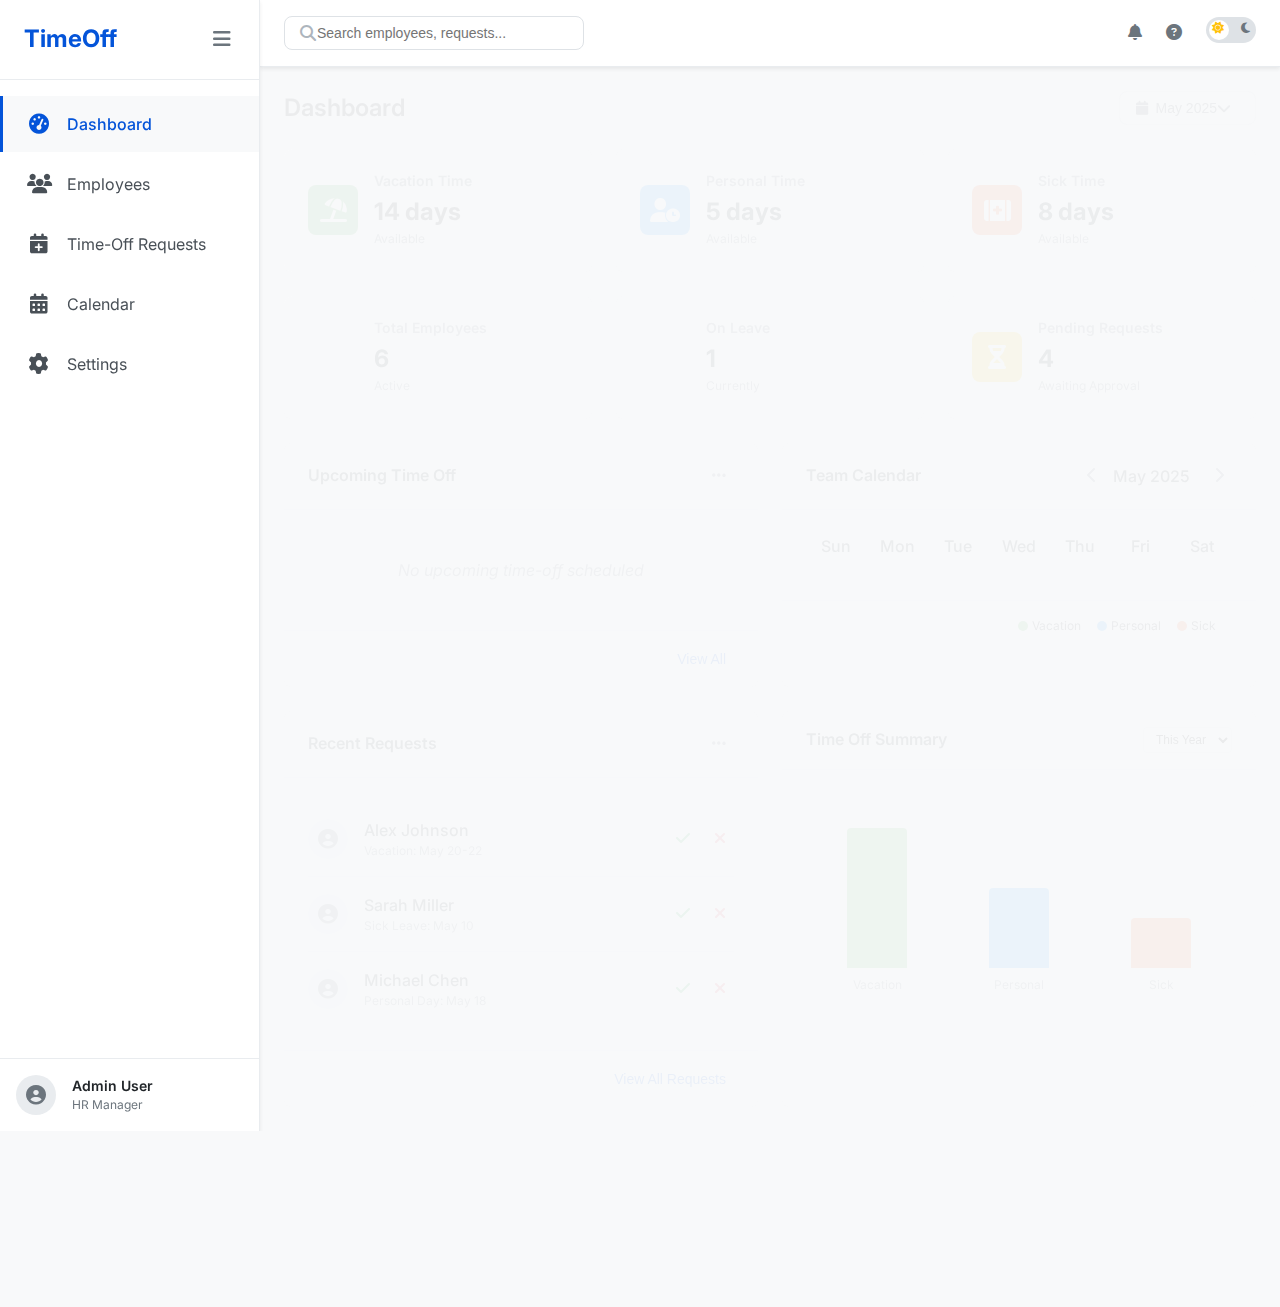
<file: index.html>
<!DOCTYPE html>
  <html lang="en">
  <head>
    <meta charset="UTF-8">
    <title>Links</title>
    <meta http-equiv="refresh" content="0; url=./project/index.html">
  </head>
  <body>
    <p>If you are not redirected automatically, follow this <a href="./project/index.html">./project/index.html</a>.</p>
  </body>
  </html>
</file>
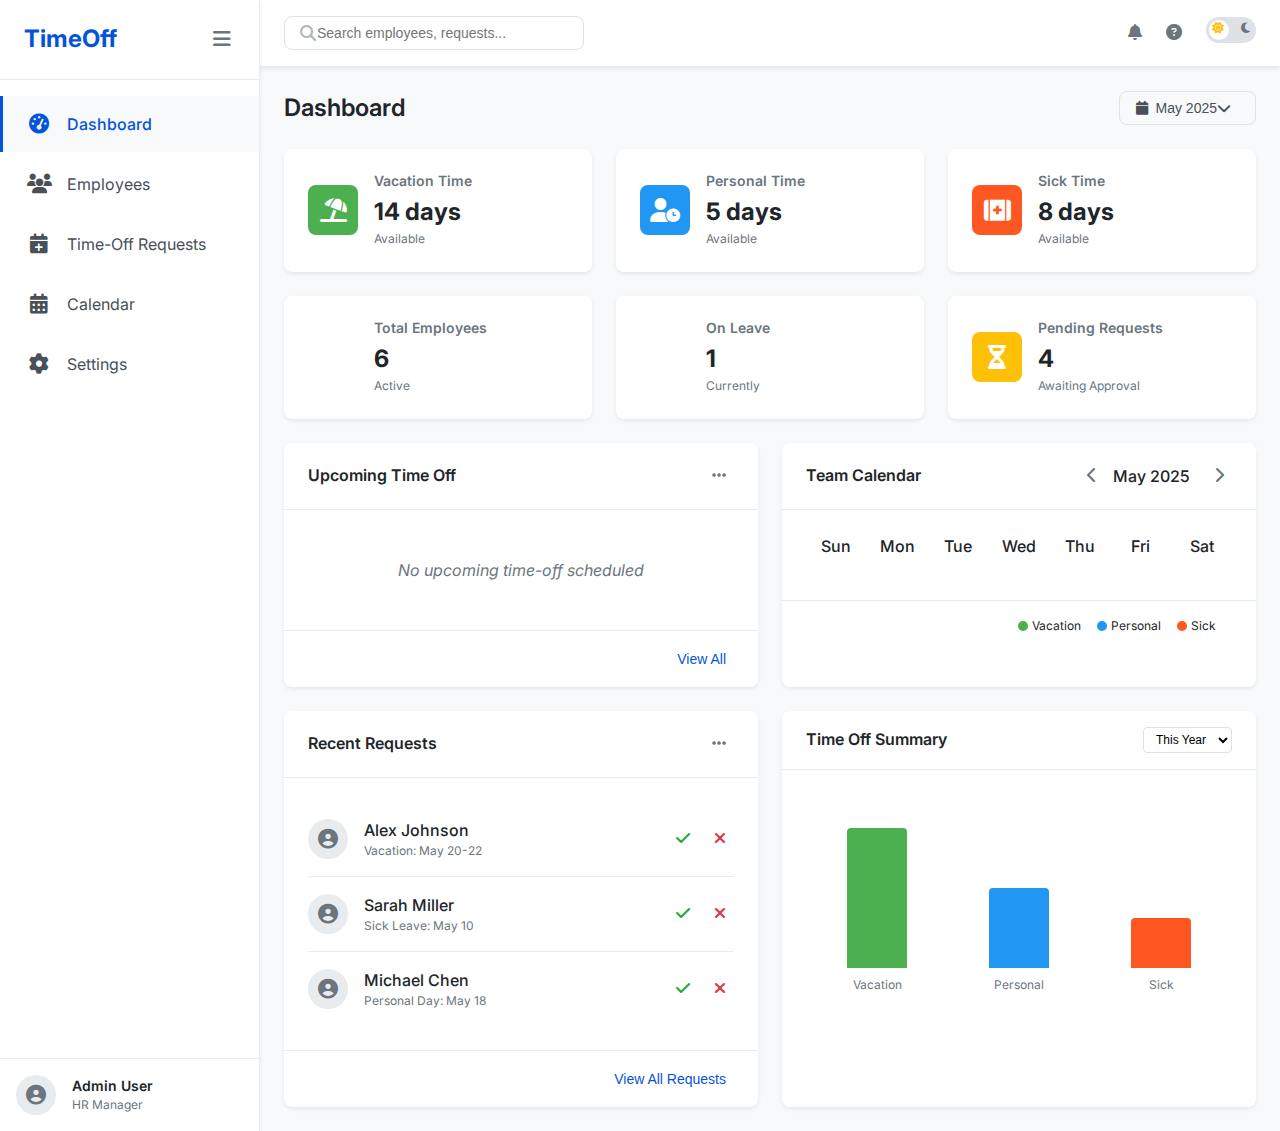
<file: project/index.html>
<!DOCTYPE html>
<html lang="en">
<head>
    <meta charset="UTF-8">
    <meta name="viewport" content="width=device-width, initial-scale=1.0">
    <title>TimeOff Tracker | Employee Time-Off Management</title>
    <link rel="stylesheet" href="css/styles.css">
    <link rel="stylesheet" href="https://cdnjs.cloudflare.com/ajax/libs/font-awesome/6.4.0/css/all.min.css">
    <link rel="preconnect" href="https://fonts.googleapis.com">
    <link rel="preconnect" href="https://fonts.gstatic.com" crossorigin>
    <link href="https://fonts.googleapis.com/css2?family=Inter:wght@300;400;500;600;700&display=swap" rel="stylesheet">
</head>
<body>
    <div class="app-container">
        <!-- Sidebar Navigation -->
        <aside class="sidebar">
            <div class="sidebar-header">
                <h1 class="logo">TimeOff</h1>
                <button class="menu-toggle" id="menuToggle">
                    <i class="fas fa-bars"></i>
                </button>
            </div>
            <nav class="sidebar-nav">
                <ul>
                    <li class="active"><a href="#dashboard"><i class="fas fa-tachometer-alt"></i> <span>Dashboard</span></a></li>
                    <li><a href="#employees"><i class="fas fa-users"></i> <span>Employees</span></a></li>
                    <li><a href="#requests"><i class="fas fa-calendar-plus"></i> <span>Time-Off Requests</span></a></li>
                    <li><a href="#calendar"><i class="fas fa-calendar-alt"></i> <span>Calendar</span></a></li>
                    <li><a href="#settings"><i class="fas fa-cog"></i> <span>Settings</span></a></li>
                </ul>
            </nav>
            <div class="sidebar-footer">
                <div class="user-profile">
                    <div class="avatar">
                        <i class="fas fa-user-circle"></i>
                    </div>
                    <div class="user-info">
                        <p class="user-name">Admin User</p>
                        <p class="user-role">HR Manager</p>
                    </div>
                </div>
            </div>
        </aside>

        <!-- Main Content Area -->
        <main class="main-content">
            <header class="top-header">
                <div class="search-container">
                    <i class="fas fa-search"></i>
                    <input type="text" placeholder="Search employees, requests...">
                </div>
                <div class="header-actions">
                    <button class="btn-icon" title="Notifications"><i class="fas fa-bell"></i></button>
                    <button class="btn-icon" title="Help"><i class="fas fa-question-circle"></i></button>
                    <div class="theme-toggle">
                        <input type="checkbox" id="theme-switch" class="theme-switch">
                        <label for="theme-switch" class="theme-label">
                            <i class="fas fa-sun"></i>
                            <i class="fas fa-moon"></i>
                        </label>
                    </div>
                </div>
            </header>

            <!-- Dashboard Section -->
            <section id="dashboard" class="content-section active">
                <div class="section-header">
                    <h2>Dashboard</h2>
                    <div class="date-filter">
                        <button class="btn btn-outline">
                            <i class="fas fa-calendar"></i>
                            <span>May 2025</span>
                            <i class="fas fa-chevron-down"></i>
                        </button>
                    </div>
                </div>

                <div class="stats-cards">
                    <div class="stat-card with-animation">
                        <div class="stat-icon vacation">
                            <i class="fas fa-umbrella-beach"></i>
                        </div>
                        <div class="stat-details">
                            <h3>Vacation Time</h3>
                            <p class="stat-value">14 days</p>
                            <p class="stat-label">Available</p>
                        </div>
                    </div>
                    <div class="stat-card with-animation">
                        <div class="stat-icon personal">
                            <i class="fas fa-user-clock"></i>
                        </div>
                        <div class="stat-details">
                            <h3>Personal Time</h3>
                            <p class="stat-value">5 days</p>
                            <p class="stat-label">Available</p>
                        </div>
                    </div>
                    <div class="stat-card with-animation">
                        <div class="stat-icon sick">
                            <i class="fas fa-first-aid"></i>
                        </div>
                        <div class="stat-details">
                            <h3>Sick Time</h3>
                            <p class="stat-value">8 days</p>
                            <p class="stat-label">Available</p>
                        </div>
                    </div>
                    <div class="stat-card with-animation">
                        <div class="stat-icon">
                            <i class="fas fa-users"></i>
                        </div>
                        <div class="stat-details">
                            <h3>Total Employees</h3>
                            <p class="stat-value">6</p>
                            <p class="stat-label">Active</p>
                        </div>
                    </div>
                    <div class="stat-card with-animation">
                        <div class="stat-icon">
                            <i class="fas fa-user-clock"></i>
                        </div>
                        <div class="stat-details">
                            <h3>On Leave</h3>
                            <p class="stat-value">1</p>
                            <p class="stat-label">Currently</p>
                        </div>
                    </div>
                    <div class="stat-card with-animation">
                        <div class="stat-icon pending">
                            <i class="fas fa-hourglass-half"></i>
                        </div>
                        <div class="stat-details">
                            <h3>Pending Requests</h3>
                            <p class="stat-value">3</p>
                            <p class="stat-label">Awaiting Approval</p>
                        </div>
                    </div>
                </div>

                <div class="dashboard-grid">
                    <div class="grid-item upcoming-time-off with-animation">
                        <div class="card-header">
                            <h3>Upcoming Time Off</h3>
                            <button class="btn-icon"><i class="fas fa-ellipsis-h"></i></button>
                        </div>
                        <div class="card-content">
                            <ul class="time-off-list">
                                <li class="time-off-item">
                                    <div class="time-off-date">
                                        <span class="month">May</span>
                                        <span class="day">15</span>
                                    </div>
                                    <div class="time-off-details">
                                        <p class="time-off-type vacation">Vacation Day</p>
                                        <p class="time-off-status approved">Approved</p>
                                    </div>
                                </li>
                                <li class="time-off-item">
                                    <div class="time-off-date">
                                        <span class="month">May</span>
                                        <span class="day">16</span>
                                    </div>
                                    <div class="time-off-details">
                                        <p class="time-off-type vacation">Vacation Day</p>
                                        <p class="time-off-status approved">Approved</p>
                                    </div>
                                </li>
                                <li class="time-off-item">
                                    <div class="time-off-date">
                                        <span class="month">Jun</span>
                                        <span class="day">10</span>
                                    </div>
                                    <div class="time-off-details">
                                        <p class="time-off-type personal">Personal Day</p>
                                        <p class="time-off-status pending">Pending</p>
                                    </div>
                                </li>
                            </ul>
                        </div>
                        <div class="card-footer">
                            <button class="btn btn-text">View All</button>
                        </div>
                    </div>

                    <div class="grid-item team-calendar with-animation">
                        <div class="card-header">
                            <h3>Team Calendar</h3>
                            <div class="calendar-controls">
                                <button class="btn-icon"><i class="fas fa-chevron-left"></i></button>
                                <span>May 2025</span>
                                <button class="btn-icon"><i class="fas fa-chevron-right"></i></button>
                            </div>
                        </div>
                        <div class="card-content">
                            <div class="mini-calendar">
                                <div class="calendar-header">
                                    <span>Sun</span>
                                    <span>Mon</span>
                                    <span>Tue</span>
                                    <span>Wed</span>
                                    <span>Thu</span>
                                    <span>Fri</span>
                                    <span>Sat</span>
                                </div>
                                <div class="calendar-body">
                                    <!-- Calendar days would be populated by JavaScript -->
                                </div>
                            </div>
                        </div>
                        <div class="card-footer">
                            <div class="calendar-legend">
                                <span class="legend-item"><span class="color-dot vacation"></span> Vacation</span>
                                <span class="legend-item"><span class="color-dot personal"></span> Personal</span>
                                <span class="legend-item"><span class="color-dot sick"></span> Sick</span>
                            </div>
                        </div>
                    </div>

                    <div class="grid-item recent-requests with-animation">
                        <div class="card-header">
                            <h3>Recent Requests</h3>
                            <button class="btn-icon"><i class="fas fa-ellipsis-h"></i></button>
                        </div>
                        <div class="card-content">
                            <ul class="request-list">
                                <li class="request-item">
                                    <div class="request-avatar">
                                        <i class="fas fa-user-circle"></i>
                                    </div>
                                    <div class="request-details">
                                        <p class="request-name">Alex Johnson</p>
                                        <p class="request-info">Vacation: May 20-22</p>
                                    </div>
                                    <div class="request-actions">
                                        <button class="btn-icon approve"><i class="fas fa-check"></i></button>
                                        <button class="btn-icon reject"><i class="fas fa-times"></i></button>
                                    </div>
                                </li>
                                <li class="request-item">
                                    <div class="request-avatar">
                                        <i class="fas fa-user-circle"></i>
                                    </div>
                                    <div class="request-details">
                                        <p class="request-name">Sarah Miller</p>
                                        <p class="request-info">Sick Leave: May 10</p>
                                    </div>
                                    <div class="request-actions">
                                        <button class="btn-icon approve"><i class="fas fa-check"></i></button>
                                        <button class="btn-icon reject"><i class="fas fa-times"></i></button>
                                    </div>
                                </li>
                                <li class="request-item">
                                    <div class="request-avatar">
                                        <i class="fas fa-user-circle"></i>
                                    </div>
                                    <div class="request-details">
                                        <p class="request-name">Michael Chen</p>
                                        <p class="request-info">Personal Day: May 18</p>
                                    </div>
                                    <div class="request-actions">
                                        <button class="btn-icon approve"><i class="fas fa-check"></i></button>
                                        <button class="btn-icon reject"><i class="fas fa-times"></i></button>
                                    </div>
                                </li>
                            </ul>
                        </div>
                        <div class="card-footer">
                            <button class="btn btn-text">View All Requests</button>
                        </div>
                    </div>

                    <div class="grid-item time-off-summary with-animation">
                        <div class="card-header">
                            <h3>Time Off Summary</h3>
                            <div class="summary-filter">
                                <select>
                                    <option>This Year</option>
                                    <option>Last Year</option>
                                    <option>All Time</option>
                                </select>
                            </div>
                        </div>
                        <div class="card-content">
                            <div class="summary-chart">
                                <!-- Chart would be rendered by JavaScript -->
                                <div class="chart-placeholder">
                                    <div class="chart-bar">
                                        <div class="bar-fill vacation" style="height: 70%"></div>
                                        <span class="bar-label">Vacation</span>
                                    </div>
                                    <div class="chart-bar">
                                        <div class="bar-fill personal" style="height: 40%"></div>
                                        <span class="bar-label">Personal</span>
                                    </div>
                                    <div class="chart-bar">
                                        <div class="bar-fill sick" style="height: 25%"></div>
                                        <span class="bar-label">Sick</span>
                                    </div>
                                </div>
                            </div>
                        </div>
                    </div>
                </div>
            </section>

            <!-- Employees Section -->
            <section id="employees" class="content-section">
                <div class="section-header">
                    <h2>Employees</h2>
                    <button class="btn btn-primary">
                        <i class="fas fa-plus"></i> Add Employee
                    </button>
                </div>

                <div class="employee-filters">
                    <div class="search-filter">
                        <i class="fas fa-search"></i>
                        <input type="text" placeholder="Search employees...">
                    </div>
                    <div class="filter-options">
                        <select>
                            <option>All Departments</option>
                            <option>Engineering</option>
                            <option>Marketing</option>
                            <option>Sales</option>
                            <option>HR</option>
                            <option>Finance</option>
                            <option>Operations</option>
                        </select>
                        <select>
                            <option>All Status</option>
                            <option>Active</option>
                            <option>On Leave</option>
                            <option>Inactive</option>
                        </select>
                    </div>
                </div>

                <div class="employee-list">
                    <table class="data-table">
                        <thead>
                            <tr>
                                <th>Employee</th>
                                <th>Department</th>
                                <th>Status</th>
                                <th>Vacation Days</th>
                                <th>Personal Days</th>
                                <th>Sick Days</th>
                                <th>Actions</th>
                            </tr>
                        </thead>
                        <tbody>
                            <!-- Employee rows will be populated by JavaScript -->
                        </tbody>
                    </table>
                </div>

                <div class="pagination">
                    <button class="btn-icon pagination-prev"><i class="fas fa-chevron-left"></i></button>
                    <span class="page-info">Page 1 of 1</span>
                    <button class="btn-icon pagination-next"><i class="fas fa-chevron-right"></i></button>
                </div>
            </section>

            <!-- Time-Off Requests Section -->
            <section id="requests" class="content-section">
                <div class="section-header">
                    <h2>Time-Off Requests</h2>
                    <button class="btn btn-primary">
                        <i class="fas fa-plus"></i> New Request
                    </button>
                </div>

                <div class="filter-tabs">
                    <button class="filter-tab active">All Requests</button>
                    <button class="filter-tab">Pending</button>
                    <button class="filter-tab">Approved</button>
                    <button class="filter-tab">Rejected</button>
                </div>

                <div class="request-filters">
                    <div class="search-filter">
                        <i class="fas fa-search"></i>
                        <input type="text" placeholder="Search requests...">
                    </div>
                    <div class="filter-options">
                        <select>
                            <option value="all">All Employees</option>
                            <!-- Employee options will be populated by JavaScript -->
                        </select>
                        <select>
                            <option value="all">All Types</option>
                            <option value="vacation">Vacation</option>
                            <option value="personal">Personal</option>
                            <option value="sick">Sick</option>
                        </select>
                        <select>
                            <option value="all">All Status</option>
                            <option value="pending">Pending</option>
                            <option value="approved">Approved</option>
                            <option value="denied">Denied</option>
                            <option value="cancelled">Cancelled</option>
                            <option value="active">Active</option>
                            <option value="completed">Completed</option>
                        </select>
                        <div class="date-range">
                            <button class="btn btn-outline">
                                <i class="fas fa-calendar"></i>
                                <span>Date Range</span>
                                <i class="fas fa-chevron-down"></i>
                            </button>
                        </div>
                    </div>
                </div>

                <div class="requests-list">
                    <table class="data-table">
                        <thead>
                            <tr>
                                <th>Employee</th>
                                <th>Type</th>
                                <th>Start Date</th>
                                <th>End Date</th>
                                <th>Duration</th>
                                <th>Status</th>
                                <th>Actions</th>
                            </tr>
                        </thead>
                        <tbody>
                            <!-- Request rows will be populated by JavaScript -->
                        </tbody>
                    </table>
                </div>

                <div class="pagination">
                    <button class="btn-icon pagination-prev"><i class="fas fa-chevron-left"></i></button>
                    <span class="page-info">Page 1 of 1</span>
                    <button class="btn-icon pagination-next"><i class="fas fa-chevron-right"></i></button>
                </div>
            </section>

            <!-- Calendar Section -->
            <section id="calendar" class="content-section">
                <div class="section-header">
                    <h2>Time-Off Calendar</h2>
                    <div class="calendar-view-options">
                        <button class="btn btn-outline active" data-view="month">Month</button>
                        <button class="btn btn-outline" data-view="week">Week</button>
                        <button class="btn btn-outline" data-view="day">Day</button>
                    </div>
                </div>

                <div class="calendar-navigation">
                    <button class="btn-icon"><i class="fas fa-chevron-left"></i></button>
                    <h3 class="current-month">May 2025</h3>
                    <button class="btn-icon"><i class="fas fa-chevron-right"></i></button>
                    <button class="btn btn-text">Today</button>
                </div>

                <div class="full-calendar calendar" data-view="month">
                    <div class="calendar-header">
                        <span>Sunday</span>
                        <span>Monday</span>
                        <span>Tuesday</span>
                        <span>Wednesday</span>
                        <span>Thursday</span>
                        <span>Friday</span>
                        <span>Saturday</span>
                    </div>
                    <div class="calendar-body calendar-grid">
                        <!-- Calendar days will be populated by JavaScript -->
                    </div>
                </div>

                <div class="calendar-legend">
                    <div class="legend-item">
                        <span class="color-dot vacation"></span>
                        <span>Vacation</span>
                    </div>
                    <div class="legend-item">
                        <span class="color-dot personal"></span>
                        <span>Personal</span>
                    </div>
                    <div class="legend-item">
                        <span class="color-dot sick"></span>
                        <span>Sick</span>
                    </div>
                    <div class="legend-item">
                        <span class="color-dot pending"></span>
                        <span>Pending</span>
                    </div>
                </div>
            </section>

            <!-- Settings Section -->
            <section id="settings" class="content-section">
                <div class="section-header">
                    <h2>Settings</h2>
                </div>

                <div class="tab-container">
                    <div class="tab-nav">
                        <button class="tab active" data-tab="general">General</button>
                        <button class="tab" data-tab="notifications">Notifications</button>
                        <button class="tab" data-tab="timeoff-policies">Time-Off Policies</button>
                        <button class="tab" data-tab="user-management">User Management</button>
                    </div>

                    <div class="tab-content active" data-tab="general">
                        <h3>General Settings</h3>
                        <form class="settings-form">
                            <div class="form-group">
                                <label for="company-name">Company Name</label>
                                <input type="text" id="company-name" value="Your Company">
                            </div>
                            <div class="form-group">
                                <label for="company-email">Company Email</label>
                                <input type="email" id="company-email" value="hr@company.com">
                            </div>
                            <div class="form-group">
                                <label for="date-format">Date Format</label>
                                <select id="date-format">
                                    <option value="MM/DD/YYYY">MM/DD/YYYY</option>
                                    <option value="DD/MM/YYYY">DD/MM/YYYY</option>
                                    <option value="YYYY-MM-DD">YYYY-MM-DD</option>
                                </select>
                            </div>
                            <div class="form-group">
                                <label for="time-zone">Time Zone</label>
                                <select id="time-zone">
                                    <option value="UTC">UTC</option>
                                    <option value="EST">Eastern Time (EST)</option>
                                    <option value="CST">Central Time (CST)</option>
                                    <option value="MST">Mountain Time (MST)</option>
                                    <option value="PST">Pacific Time (PST)</option>
                                </select>
                            </div>
                            <div class="form-footer">
                                <button type="submit" class="btn btn-primary">Save Changes</button>
                            </div>
                        </form>
                    </div>

                    <div class="tab-content" data-tab="notifications">
                        <h3>Notification Settings</h3>
                        <form class="settings-form">
                            <div class="form-group">
                                <label>Email Notifications</label>
                                <div class="checkbox-group">
                                    <div class="checkbox-item">
                                        <input type="checkbox" id="notify-new-request" checked>
                                        <label for="notify-new-request">New time-off requests</label>
                                    </div>
                                    <div class="checkbox-item">
                                        <input type="checkbox" id="notify-status-change" checked>
                                        <label for="notify-status-change">Request status changes</label>
                                    </div>
                                    <div class="checkbox-item">
                                        <input type="checkbox" id="notify-upcoming">
                                        <label for="notify-upcoming">Upcoming time-off reminders</label>
                                    </div>
                                </div>
                            </div>
                            <div class="form-group">
                                <label>In-App Notifications</label>
                                <div class="checkbox-group">
                                    <div class="checkbox-item">
                                        <input type="checkbox" id="app-new-request" checked>
                                        <label for="app-new-request">New time-off requests</label>
                                    </div>
                                    <div class="checkbox-item">
                                        <input type="checkbox" id="app-status-change" checked>
                                        <label for="app-status-change">Request status changes</label>
                                    </div>
                                    <div class="checkbox-item">
                                        <input type="checkbox" id="app-upcoming" checked>
                                        <label for="app-upcoming">Upcoming time-off reminders</label>
                                    </div>
                                </div>
                            </div>
                            <div class="form-footer">
                                <button type="submit" class="btn btn-primary">Save Changes</button>
                            </div>
                        </form>
                    </div>

                    <div class="tab-content" data-tab="timeoff-policies">
                        <h3>Time-Off Policies</h3>
                        <form class="settings-form">
                            <div class="form-group">
                                <label>Default Time-Off Allocation (Days)</label>
                                <div class="form-row">
                                    <div class="form-group">
                                        <label for="default-vacation">Vacation</label>
                                        <input type="number" id="default-vacation" value="15" min="0">
                                    </div>
                                    <div class="form-group">
                                        <label for="default-personal">Personal</label>
                                        <input type="number" id="default-personal" value="5" min="0">
                                    </div>
                                    <div class="form-group">
                                        <label for="default-sick">Sick</label>
                                        <input type="number" id="default-sick" value="10" min="0">
                                    </div>
                                </div>
                            </div>
                            <div class="form-group">
                                <label>Minimum Advance Notice (Days)</label>
                                <div class="form-row">
                                    <div class="form-group">
                                        <label for="notice-vacation">Vacation</label>
                                        <input type="number" id="notice-vacation" value="14" min="0">
                                    </div>
                                    <div class="form-group">
                                        <label for="notice-personal">Personal</label>
                                        <input type="number" id="notice-personal" value="2" min="0">
                                    </div>
                                    <div class="form-group">
                                        <label for="notice-sick">Sick</label>
                                        <input type="number" id="notice-sick" value="0" min="0">
                                    </div>
                                </div>
                            </div>
                            <div class="form-group">
                                <label>Maximum Consecutive Days</label>
                                <div class="form-row">
                                    <div class="form-group">
                                        <label for="max-vacation">Vacation</label>
                                        <input type="number" id="max-vacation" value="15" min="1">
                                    </div>
                                    <div class="form-group">
                                        <label for="max-personal">Personal</label>
                                        <input type="number" id="max-personal" value="2" min="1">
                                    </div>
                                    <div class="form-group">
                                        <label for="max-sick">Sick</label>
                                        <input type="number" id="max-sick" value="5" min="1">
                                    </div>
                                </div>
                            </div>
                            <div class="form-footer">
                                <button type="submit" class="btn btn-primary">Save Changes</button>
                            </div>
                        </form>
                    </div>

                    <div class="tab-content" data-tab="user-management">
                        <h3>User Management</h3>
                        <div class="user-list">
                            <table class="data-table">
                                <thead>
                                    <tr>
                                        <th>User</th>
                                        <th>Email</th>
                                        <th>Role</th>
                                        <th>Status</th>
                                        <th>Actions</th>
                                    </tr>
                                </thead>
                                <tbody>
                                    <tr>
                                        <td class="user-cell">
                                            <div class="employee-avatar">
                                                <i class="fas fa-user-circle"></i>
                                            </div>
                                            <div class="employee-info">
                                                <p class="employee-name">Admin User</p>
                                            </div>
                                        </td>
                                        <td>admin@company.com</td>
                                        <td>Administrator</td>
                                        <td><span class="status-badge active">Active</span></td>
                                        <td class="actions-cell">
                                            <button class="btn-icon"><i class="fas fa-edit"></i></button>
                                            <button class="btn-icon"><i class="fas fa-key"></i></button>
                                        </td>
                                    </tr>
                                    <tr>
                                        <td class="user-cell">
                                            <div class="employee-avatar">
                                                <i class="fas fa-user-circle"></i>
                                            </div>
                                            <div class="employee-info">
                                                <p class="employee-name">HR Manager</p>
                                            </div>
                                        </td>
                                        <td>hr@company.com</td>
                                        <td>HR Manager</td>
                                        <td><span class="status-badge active">Active</span></td>
                                        <td class="actions-cell">
                                            <button class="btn-icon"><i class="fas fa-edit"></i></button>
                                            <button class="btn-icon"><i class="fas fa-key"></i></button>
                                        </td>
                                    </tr>
                                </tbody>
                            </table>
                        </div>
                        <div class="form-footer">
                            <button class="btn btn-primary">
                                <i class="fas fa-plus"></i> Add User
                            </button>
                        </div>
                    </div>
                </div>
            </section>
        </main>

        <!-- Modal for adding/editing employees -->
        <div class="modal" id="employeeModal">
            <div class="modal-content">
                <div class="modal-header">
                    <h3>Add New Employee</h3>
                    <button class="close-modal"><i class="fas fa-times"></i></button>
                </div>
                <div class="modal-body">
                    <form class="employee-form">
                        <div class="form-row">
                            <div class="form-group">
                                <label for="employee-first-name">First Name</label>
                                <input type="text" id="employee-first-name" required>
                            </div>
                            <div class="form-group">
                                <label for="employee-last-name">Last Name</label>
                                <input type="text" id="employee-last-name" required>
                            </div>
                        </div>
                        <div class="form-group">
                            <label for="employee-email">Email</label>
                            <input type="email" id="employee-email" required>
                        </div>
                        <div class="form-row">
                            <div class="form-group">
                                <label for="employee-department">Department</label>
                                <select id="employee-department" required>
                                    <option value="">Select Department</option>
                                    <option value="engineering">Engineering</option>
                                    <option value="marketing">Marketing</option>
                                    <option value="sales">Sales</option>
                                    <option value="hr">HR</option>
                                    <option value="finance">Finance</option>
                                    <option value="operations">Operations</option>
                                </select>
                            </div>
                            <div class="form-group">
                                <label for="employee-position">Position</label>
                                <input type="text" id="employee-position" required>
                            </div>
                        </div>
                        <div class="form-row">
                            <div class="form-group">
                                <label for="employee-start-date">Start Date</label>
                                <div class="date-input">
                                    <input type="date" id="employee-start-date" required>
                                    <i class="fas fa-calendar-alt"></i>
                                </div>
                            </div>
                            <div class="form-group">
                                <label for="employee-status">Status</label>
                                <select id="employee-status" required>
                                    <option value="active">Active</option>
                                    <option value="on-leave">On Leave</option>
                                    <option value="inactive">Inactive</option>
                                </select>
                            </div>
                        </div>
                        <div class="form-row">
                            <div class="form-group">
                                <label for="employee-vacation-days">Vacation Days</label>
                                <input type="number" id="employee-vacation-days" min="0" value="15" required>
                            </div>
                            <div class="form-group">
                                <label for="employee-personal-days">Personal Days</label>
                                <input type="number" id="employee-personal-days" min="0" value="5" required>
                            </div>
                            <div class="form-group">
                                <label for="employee-sick-days">Sick Days</label>
                                <input type="number" id="employee-sick-days" min="0" value="8" required>
                            </div>
                        </div>
                    </form>
                </div>
                <div class="modal-footer">
                    <button class="btn btn-outline">Cancel</button>
                    <button class="btn btn-primary">Save Employee</button>
                </div>
            </div>
        </div>

        <!-- Modal for adding/editing time-off requests -->
        <div class="modal" id="requestModal">
            <div class="modal-content">
                <div class="modal-header">
                    <h3>New Time-Off Request</h3>
                    <button class="close-modal"><i class="fas fa-times"></i></button>
                </div>
                <div class="modal-body">
                    <form class="request-form">
                        <div class="form-group">
                            <label for="request-employee">Employee</label>
                            <select id="request-employee" required>
                                <!-- Employee options will be populated by JavaScript -->
                            </select>
                        </div>
                        <div class="form-row">
                            <div class="form-group">
                                <label for="request-type">Request Type</label>
                                <select id="request-type" required>
                                    <option value="">Select Type</option>
                                    <option value="vacation">Vacation</option>
                                    <option value="personal">Personal</option>
                                    <option value="sick">Sick Leave</option>
                                </select>
                            </div>
                            <div class="form-group">
                                <label for="request-status">Status</label>
                                <select id="request-status">
                                    <option value="pending">Pending</option>
                                    <option value="approved">Approved</option>
                                    <option value="denied">Denied</option>
                                    <option value="cancelled">Cancelled</option>
                                </select>
                            </div>
                        </div>
                        <div class="form-row">
                            <div class="form-group">
                                <label for="request-start-date">Start Date</label>
                                <div class="date-input">
                                    <input type="date" id="request-start-date" required>
                                    <i class="fas fa-calendar-alt"></i>
                                </div>
                            </div>
                            <div class="form-group">
                                <label for="request-end-date">End Date</label>
                                <div class="date-input">
                                    <input type="date" id="request-end-date" required>
                                    <i class="fas fa-calendar-alt"></i>
                                </div>
                            </div>
                        </div>
                        <div class="form-row">
                            <div class="form-group">
                                <label for="request-days">Days</label>
                                <input type="number" id="request-days" min="1" value="1" readonly>
                            </div>
                            <div class="form-group">
                                <label>Available Days</label>
                                <p><span id="available-days">0</span> days remaining</p>
                            </div>
                        </div>
                        <div class="form-group">
                            <label for="request-notes">Notes (Optional)</label>
                            <textarea id="request-notes" rows="3" placeholder="Provide additional details about your request"></textarea>
                        </div>
                    </form>
                </div>
                <div class="modal-footer">
                    <button class="btn btn-outline">Cancel</button>
                    <button class="btn btn-primary">Submit Request</button>
                </div>
            </div>
        </div>
    </div>

    <!-- Loading Overlay -->
    <div class="loading-overlay">
        <div class="loading-spinner">
            <i class="fas fa-spinner fa-spin"></i>
        </div>
    </div>

    <script src="js/data.js"></script>
    <script src="js/app.js"></script>
</body>
</html>
</file>
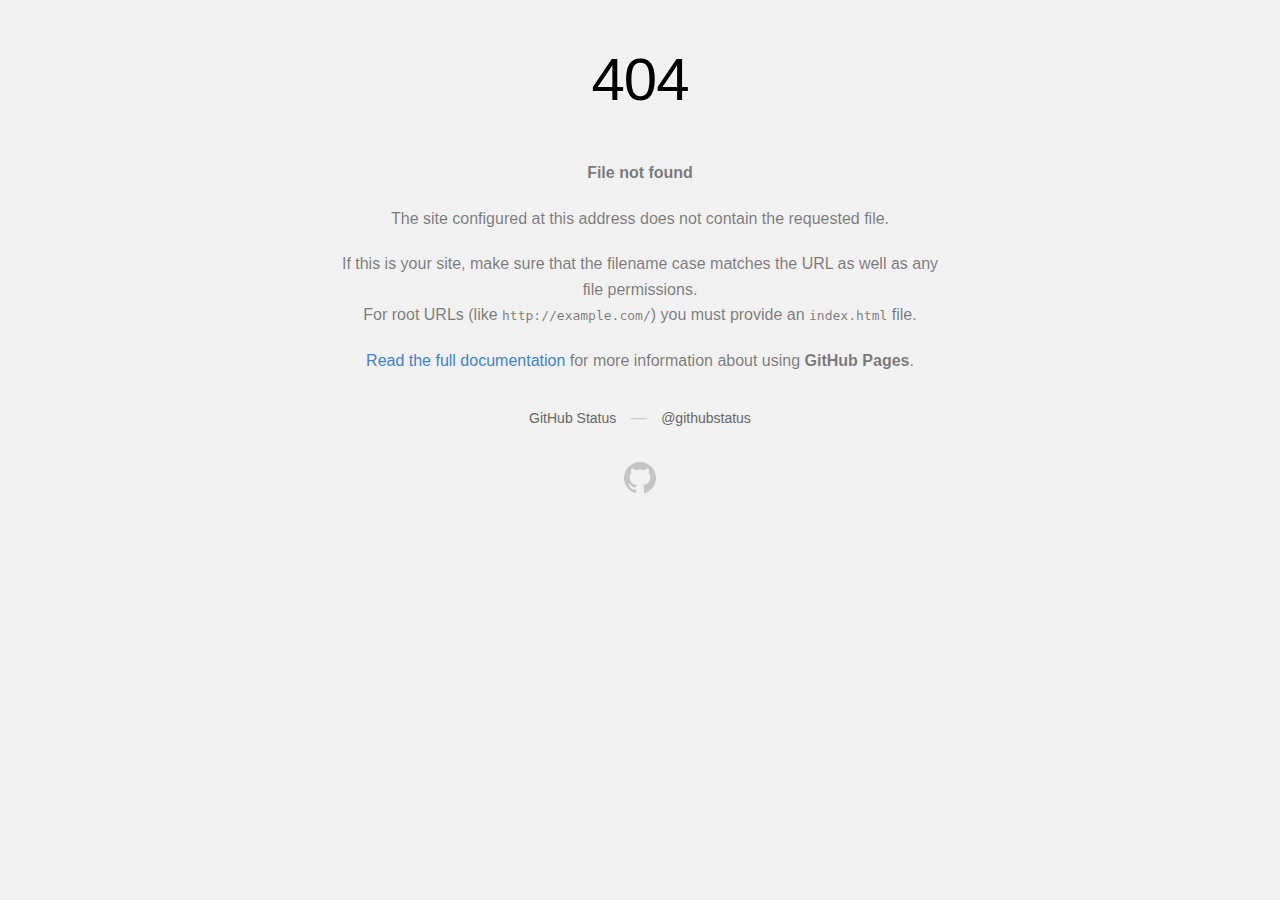
<file: dashboard.html>
<!DOCTYPE html>
<html>
  <head>
    <meta http-equiv="Content-type" content="text/html; charset=utf-8">
    <meta http-equiv="Content-Security-Policy" content="default-src 'none'; style-src 'unsafe-inline'; img-src data:; connect-src 'self'">
    <title>Page not found &middot; GitHub Pages</title>
    <style type="text/css" media="screen">
      body {
        background-color: #f1f1f1;
        margin: 0;
        font-family: "Helvetica Neue", Helvetica, Arial, sans-serif;
      }

      .container { margin: 50px auto 40px auto; width: 600px; text-align: center; }

      a { color: #4183c4; text-decoration: none; }
      a:hover { text-decoration: underline; }

      h1 { width: 800px; position:relative; left: -100px; letter-spacing: -1px; line-height: 60px; font-size: 60px; font-weight: 100; margin: 0px 0 50px 0; text-shadow: 0 1px 0 #fff; }
      p { color: rgba(0, 0, 0, 0.5); margin: 20px 0; line-height: 1.6; }

      ul { list-style: none; margin: 25px 0; padding: 0; }
      li { display: table-cell; font-weight: bold; width: 1%; }

      .logo { display: inline-block; margin-top: 35px; }
      .logo-img-2x { display: none; }
      @media
      only screen and (-webkit-min-device-pixel-ratio: 2),
      only screen and (   min--moz-device-pixel-ratio: 2),
      only screen and (     -o-min-device-pixel-ratio: 2/1),
      only screen and (        min-device-pixel-ratio: 2),
      only screen and (                min-resolution: 192dpi),
      only screen and (                min-resolution: 2dppx) {
        .logo-img-1x { display: none; }
        .logo-img-2x { display: inline-block; }
      }

      #suggestions {
        margin-top: 35px;
        color: #ccc;
      }
      #suggestions a {
        color: #666666;
        font-weight: 200;
        font-size: 14px;
        margin: 0 10px;
      }

    </style>
  </head>
  <body>

    <div class="container">

      <h1>404</h1>
      <p><strong>File not found</strong></p>

      <p>
        The site configured at this address does not
        contain the requested file.
      </p>

      <p>
        If this is your site, make sure that the filename case matches the URL
        as well as any file permissions.<br>
        For root URLs (like <code>http://example.com/</code>) you must provide an
        <code>index.html</code> file.
      </p>

      <p>
        <a href="https://help.github.com/pages/">Read the full documentation</a>
        for more information about using <strong>GitHub Pages</strong>.
      </p>

      <div id="suggestions">
        <a href="https://githubstatus.com">GitHub Status</a> &mdash;
        <a href="https://twitter.com/githubstatus">@githubstatus</a>
      </div>

      <a href="/" class="logo logo-img-1x">
        <img width="32" height="32" title="" alt="" src="[data-uri]">
      </a>

      <a href="/" class="logo logo-img-2x">
        <img width="32" height="32" title="" alt="" src="[data-uri]">
      </a>
    </div>
  </body>
</html>
</file>
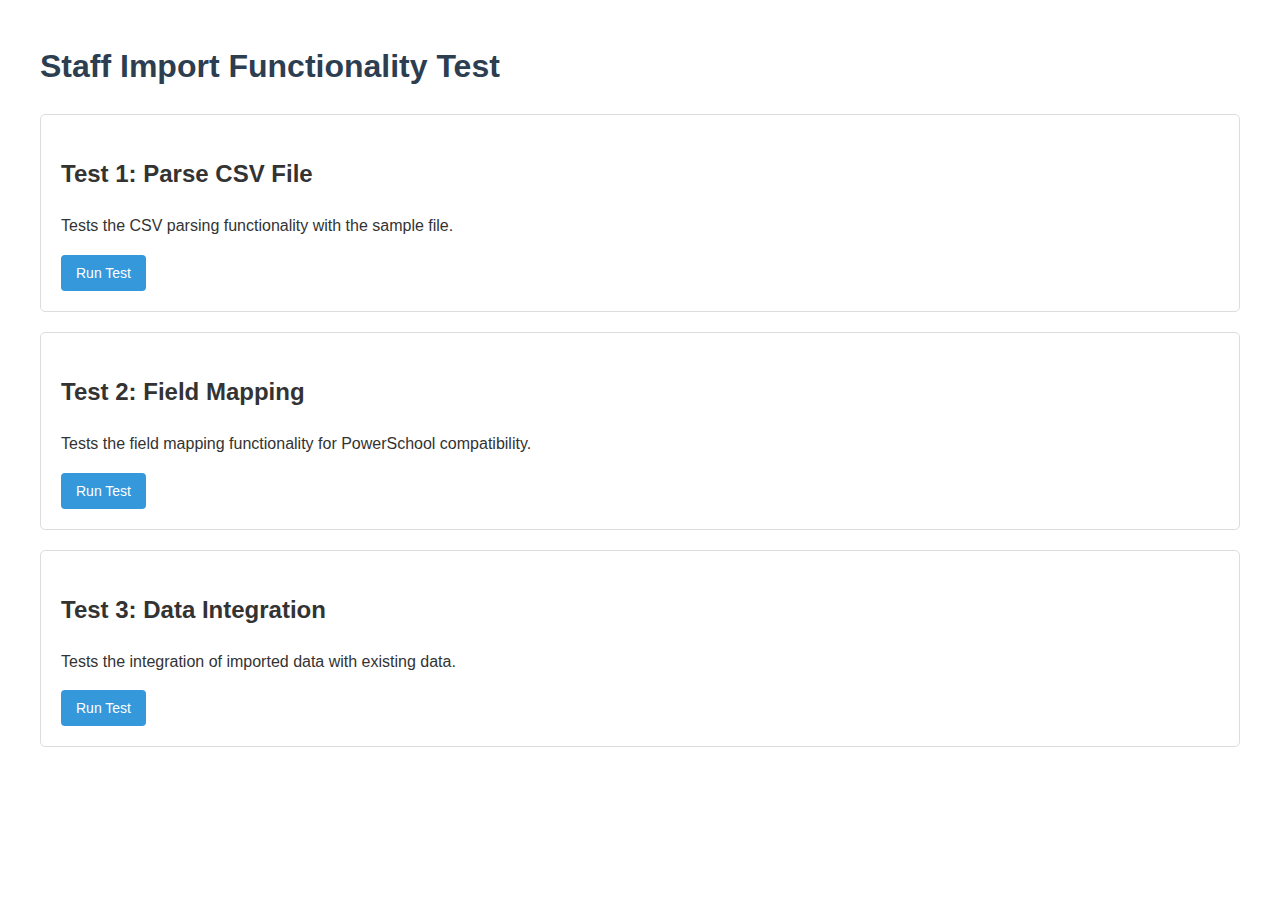
<file: test-import.html>
<!DOCTYPE html>
<html lang="en">
<head>
    <meta charset="UTF-8">
    <meta name="viewport" content="width=device-width, initial-scale=1.0">
    <title>Staff Import Test</title>
    <style>
        body {
            font-family: 'Inter', sans-serif;
            line-height: 1.6;
            color: #333;
            max-width: 1200px;
            margin: 0 auto;
            padding: 20px;
        }
        h1 {
            color: #2c3e50;
        }
        .test-container {
            border: 1px solid #ddd;
            padding: 20px;
            border-radius: 5px;
            margin-top: 20px;
        }
        .test-button {
            background-color: #3498db;
            color: white;
            border: none;
            padding: 10px 15px;
            border-radius: 4px;
            cursor: pointer;
            font-size: 14px;
            margin-right: 10px;
        }
        .test-button:hover {
            background-color: #2980b9;
        }
        .result {
            margin-top: 20px;
            padding: 15px;
            background-color: #f8f9fa;
            border-radius: 4px;
            border-left: 4px solid #3498db;
        }
        .error {
            border-left-color: #e74c3c;
        }
        pre {
            background-color: #f8f9fa;
            padding: 10px;
            border-radius: 4px;
            overflow-x: auto;
        }
    </style>
</head>
<body>
    <h1>Staff Import Functionality Test</h1>
    
    <div class="test-container">
        <h2>Test 1: Parse CSV File</h2>
        <p>Tests the CSV parsing functionality with the sample file.</p>
        <button id="test-parse" class="test-button">Run Test</button>
        <div id="parse-result" class="result" style="display: none;"></div>
    </div>
    
    <div class="test-container">
        <h2>Test 2: Field Mapping</h2>
        <p>Tests the field mapping functionality for PowerSchool compatibility.</p>
        <button id="test-mapping" class="test-button">Run Test</button>
        <div id="mapping-result" class="result" style="display: none;"></div>
    </div>
    
    <div class="test-container">
        <h2>Test 3: Data Integration</h2>
        <p>Tests the integration of imported data with existing data.</p>
        <button id="test-integration" class="test-button">Run Test</button>
        <div id="integration-result" class="result" style="display: none;"></div>
    </div>
    
    <script>
        // Mock employee data for testing
        const employeeData = {
            employees: [
                {
                    id: 1,
                    firstName: "Alex",
                    lastName: "Johnson",
                    email: "alex.j@company.com",
                    department: "engineering",
                    position: "Senior Developer",
                    startDate: "2020-03-15",
                    status: "active",
                    timeOff: {
                        vacation: { total: 20, used: 6, remaining: 14 },
                        personal: { total: 5, used: 0, remaining: 5 },
                        sick: { total: 10, used: 2, remaining: 8 }
                    },
                    requests: []
                }
            ]
        };
        
        // Test 1: Parse CSV File
        document.getElementById('test-parse').addEventListener('click', async function() {
            const resultDiv = document.getElementById('parse-result');
            resultDiv.innerHTML = 'Loading...';
            resultDiv.style.display = 'block';
            
            try {
                const response = await fetch('sample_staff_import.csv');
                const content = await response.text();
                
                // Simple CSV parser for testing
                const lines = content.split(/\r?\n/).filter(line => line.trim() !== '' && !line.startsWith('#'));
                const headers = lines[0].split(',').map(h => h.trim());
                
                const data = [];
                for (let i = 1; i < lines.length; i++) {
                    const row = lines[i].split(',').map(cell => cell.trim());
                    if (row.length === headers.length) {
                        const rowObj = {};
                        headers.forEach((header, index) => {
                            rowObj[header] = row[index];
                        });
                        data.push(rowObj);
                    }
                }
                
                resultDiv.innerHTML = `
                    <h3>Parsing Successful</h3>
                    <p>Headers: ${headers.join(', ')}</p>
                    <p>Rows parsed: ${data.length}</p>
                    <h4>Sample Data:</h4>
                    <pre>${JSON.stringify(data[0], null, 2)}</pre>
                `;
            } catch (error) {
                resultDiv.innerHTML = `<h3>Error</h3><p>${error.message}</p>`;
                resultDiv.classList.add('error');
            }
        });
        
        // Test 2: Field Mapping
        document.getElementById('test-mapping').addEventListener('click', function() {
            const resultDiv = document.getElementById('mapping-result');
            resultDiv.style.display = 'block';
            
            // PowerSchool field mappings
            const powerSchoolMappings = {
                'FIRST_NAME': 'firstName',
                'LAST_NAME': 'lastName',
                'EMAIL_ADDR': 'email',
                'SCHOOL_NAME': 'department',
                'TITLE': 'position',
                'HIRE_DATE': 'startDate',
                'TEACHER_STATUS': 'status'
            };
            
            // Test data with PowerSchool field names
            const testData = [
                {
                    'FIRST_NAME': 'John',
                    'LAST_NAME': 'Smith',
                    'EMAIL_ADDR': 'john.smith@school.edu',
                    'SCHOOL_NAME': 'Clarksburg',
                    'TITLE': 'Teacher',
                    'HIRE_DATE': '2022-08-15',
                    'TEACHER_STATUS': 'active'
                }
            ];
            
            // Map PowerSchool fields to application fields
            const mappedData = testData.map(record => {
                const mappedRecord = {};
                
                for (const [psField, value] of Object.entries(record)) {
                    const appField = powerSchoolMappings[psField];
                    if (appField) {
                        mappedRecord[appField] = value;
                    } else {
                        mappedRecord[psField] = value; // Keep unmapped fields
                    }
                }
                
                return mappedRecord;
            });
            
            resultDiv.innerHTML = `
                <h3>Field Mapping Test</h3>
                <h4>Original PowerSchool Data:</h4>
                <pre>${JSON.stringify(testData[0], null, 2)}</pre>
                <h4>Mapped to Application Fields:</h4>
                <pre>${JSON.stringify(mappedData[0], null, 2)}</pre>
            `;
        });
        
        // Test 3: Data Integration
        document.getElementById('test-integration').addEventListener('click', function() {
            const resultDiv = document.getElementById('integration-result');
            resultDiv.style.display = 'block';
            
            // New staff data to integrate
            const newStaff = [
                {
                    firstName: "Maria",
                    lastName: "Rodriguez",
                    email: "m.rodriguez@school.edu",
                    department: "Florida",
                    position: "Principal",
                    startDate: "2020-06-01",
                    status: "active"
                },
                {
                    firstName: "Alex", // Existing employee (same email)
                    lastName: "Johnson",
                    email: "alex.j@company.com",
                    department: "engineering",
                    position: "Lead Developer", // Updated position
                    startDate: "2020-03-15",
                    status: "active"
                }
            ];
            
            // Clone employee data for testing
            const testEmployeeData = JSON.parse(JSON.stringify(employeeData));
            
            // Process each new staff member
            const results = {
                added: 0,
                updated: 0,
                skipped: 0
            };
            
            newStaff.forEach(staff => {
                const existingIndex = testEmployeeData.employees.findIndex(
                    emp => emp.email.toLowerCase() === staff.email.toLowerCase()
                );
                
                if (existingIndex !== -1) {
                    // Update existing employee
                    const existing = testEmployeeData.employees[existingIndex];
                    existing.firstName = staff.firstName;
                    existing.lastName = staff.lastName;
                    existing.department = staff.department;
                    existing.position = staff.position;
                    existing.startDate = staff.startDate;
                    existing.status = staff.status;
                    results.updated++;
                } else {
                    // Add new employee
                    const newEmployee = {
                        id: testEmployeeData.employees.length + 1,
                        firstName: staff.firstName,
                        lastName: staff.lastName,
                        email: staff.email,
                        department: staff.department,
                        position: staff.position,
                        startDate: staff.startDate,
                        status: staff.status,
                        timeOff: {
                            vacation: { total: 0, used: 0, remaining: 0 },
                            personal: { total: 0, used: 0, remaining: 0 },
                            sick: { total: 0, used: 0, remaining: 0 }
                        },
                        requests: []
                    };
                    
                    testEmployeeData.employees.push(newEmployee);
                    results.added++;
                }
            });
            
            resultDiv.innerHTML = `
                <h3>Data Integration Test</h3>
                <h4>Results:</h4>
                <p>New staff added: ${results.added}</p>
                <p>Existing staff updated: ${results.updated}</p>
                <p>Staff skipped: ${results.skipped}</p>
                <h4>Updated Employee Data:</h4>
                <pre>${JSON.stringify(testEmployeeData.employees, null, 2)}</pre>
            `;
        });
    </script>
</body>
</html>
</file>
<file: project/css/styles.css>
/* 
 * TimeOff Tracker - Employee Time-Off Management System
 * Main Stylesheet
 */

/* ========== Base Styles ========== */
:root {
  /* Color Palette */
  --primary: #0454D9;
  --primary-light: #3b7ae4;
  --primary-dark: #0340a7;
  --secondary: #6c757d;
  --success: #28a745;
  --danger: #dc3545;
  --warning: #ffc107;
  --info: #17a2b8;
  --light: #f8f9fa;
  --dark: #343a40;
  --white: #ffffff;
  --gray-100: #f8f9fa;
  --gray-200: #e9ecef;
  --gray-300: #dee2e6;
  --gray-400: #ced4da;
  --gray-500: #adb5bd;
  --gray-600: #6c757d;
  --gray-700: #495057;
  --gray-800: #343a40;
  --gray-900: #212529;
  
  /* Time-Off Type Colors */
  --vacation: #4CAF50;
  --vacation-light: #81c784;
  --vacation-dark: #388e3c;
  --personal: #2196F3;
  --personal-light: #64b5f6;
  --personal-dark: #1976d2;
  --sick: #FF5722;
  --sick-light: #ff8a65;
  --sick-dark: #e64a19;
  --pending: #FFC107;
  --pending-light: #ffd54f;
  --pending-dark: #ffa000;
  
  /* Status Colors */
  --status-active: #28a745;
  --status-on-leave: #fd7e14;
  --status-inactive: #6c757d;
  --status-approved: #28a745;
  --status-denied: #dc3545;
  --status-pending: #ffc107;
  --status-cancelled: #6c757d;
  --status-completed: #17a2b8;
  
  /* Shadows */
  --shadow-sm: 0 .125rem .25rem rgba(0,0,0,.075);
  --shadow: 0 .5rem 1rem rgba(0,0,0,.15);
  --shadow-lg: 0 1rem 3rem rgba(0,0,0,.175);
  
  /* Transitions */
  --transition-speed: 0.3s;
  --transition-timing: ease-in-out;
  
  /* Border Radius */
  --border-radius-sm: 0.25rem;
  --border-radius: 0.5rem;
  --border-radius-lg: 1rem;
  
  /* Spacing */
  --spacing-xs: 0.25rem;
  --spacing-sm: 0.5rem;
  --spacing-md: 1rem;
  --spacing-lg: 1.5rem;
  --spacing-xl: 2rem;
  --spacing-xxl: 3rem;
  
  /* Font Sizes */
  --font-size-xs: 0.75rem;
  --font-size-sm: 0.875rem;
  --font-size-md: 1rem;
  --font-size-lg: 1.25rem;
  --font-size-xl: 1.5rem;
  --font-size-xxl: 2rem;
  
  /* Z-index levels */
  --z-index-dropdown: 1000;
  --z-index-sticky: 1020;
  --z-index-fixed: 1030;
  --z-index-modal-backdrop: 1040;
  --z-index-modal: 1050;
  --z-index-popover: 1060;
  --z-index-tooltip: 1070;
  --z-index-notification: 1080;
}

/* Base Elements */
*, *::before, *::after {
  box-sizing: border-box;
}

html {
  font-size: 16px;
  height: 100%;
}

body {
  font-family: 'Inter', -apple-system, BlinkMacSystemFont, 'Segoe UI', Roboto, Oxygen, Ubuntu, Cantarell, 'Open Sans', 'Helvetica Neue', sans-serif;
  font-size: var(--font-size-md);
  line-height: 1.5;
  color: var(--gray-900);
  background-color: var(--gray-100);
  margin: 0;
  padding: 0;
  min-height: 100%;
  transition: background-color var(--transition-speed) var(--transition-timing);
}

h1, h2, h3, h4, h5, h6 {
  margin-top: 0;
  margin-bottom: var(--spacing-md);
  font-weight: 600;
  line-height: 1.2;
}

h1 { font-size: var(--font-size-xxl); }
h2 { font-size: var(--font-size-xl); }
h3 { font-size: var(--font-size-lg); }
h4 { font-size: var(--font-size-md); }
h5 { font-size: var(--font-size-sm); }
h6 { font-size: var(--font-size-xs); }

p {
  margin-top: 0;
  margin-bottom: var(--spacing-md);
}

a {
  color: var(--primary);
  text-decoration: none;
  transition: color var(--transition-speed) var(--transition-timing);
}

a:hover {
  color: var(--primary-dark);
  text-decoration: underline;
}

img {
  max-width: 100%;
  height: auto;
}

/* ========== Layout ========== */
.app-container {
  display: flex;
  min-height: 100vh;
  position: relative;
  transition: all var(--transition-speed) var(--transition-timing);
}

.sidebar {
  width: 260px;
  background-color: var(--white);
  border-right: 1px solid var(--gray-200);
  display: flex;
  flex-direction: column;
  transition: all var(--transition-speed) var(--transition-timing);
  box-shadow: var(--shadow-sm);
  z-index: var(--z-index-fixed);
}

.main-content {
  flex: 1;
  display: flex;
  flex-direction: column;
  overflow-x: hidden;
  transition: all var(--transition-speed) var(--transition-timing);
}

/* Sidebar Collapsed State */
.app-container.sidebar-collapsed .sidebar {
  width: 70px;
  overflow: hidden;
}

.app-container.sidebar-collapsed .sidebar-nav li a span,
.app-container.sidebar-collapsed .user-info,
.app-container.sidebar-collapsed .logo {
  display: none;
}

.app-container.sidebar-collapsed .sidebar-nav li a {
  justify-content: center;
  padding: var(--spacing-md);
}

.app-container.sidebar-collapsed .sidebar-nav li a i {
  margin-right: 0;
}

/* ========== Sidebar ========== */
.sidebar-header {
  padding: var(--spacing-lg);
  display: flex;
  align-items: center;
  justify-content: space-between;
  border-bottom: 1px solid var(--gray-200);
}

.logo {
  font-size: var(--font-size-xl);
  font-weight: 700;
  color: var(--primary);
  margin: 0;
}

.menu-toggle {
  background: none;
  border: none;
  color: var(--gray-600);
  font-size: var(--font-size-lg);
  cursor: pointer;
  padding: var(--spacing-xs);
  border-radius: var(--border-radius-sm);
  transition: all var(--transition-speed) var(--transition-timing);
}

.menu-toggle:hover {
  color: var(--primary);
  background-color: var(--gray-100);
}

.sidebar-nav {
  flex: 1;
  padding: var(--spacing-md) 0;
}

.sidebar-nav ul {
  list-style: none;
  padding: 0;
  margin: 0;
}

.sidebar-nav li {
  margin-bottom: var(--spacing-xs);
  transition: background-color var(--transition-speed) var(--transition-timing);
}

.sidebar-nav li.with-animation {
  transition: transform var(--transition-speed) var(--transition-timing),
              background-color var(--transition-speed) var(--transition-timing);
}

.sidebar-nav li.with-animation:hover {
  transform: translateX(5px);
}

.sidebar-nav li a {
  display: flex;
  align-items: center;
  padding: var(--spacing-md) var(--spacing-lg);
  color: var(--gray-700);
  transition: all var(--transition-speed) var(--transition-timing);
  border-left: 3px solid transparent;
}

.sidebar-nav li a i {
  margin-right: var(--spacing-md);
  font-size: var(--font-size-lg);
  width: 24px;
  text-align: center;
}

.sidebar-nav li a:hover {
  color: var(--primary);
  background-color: var(--gray-100);
  text-decoration: none;
}

.sidebar-nav li.active a {
  color: var(--primary);
  background-color: var(--gray-100);
  border-left-color: var(--primary);
  font-weight: 500;
}

.sidebar-footer {
  padding: var(--spacing-md);
  border-top: 1px solid var(--gray-200);
}

.user-profile {
  display: flex;
  align-items: center;
}

.avatar {
  width: 40px;
  height: 40px;
  border-radius: 50%;
  background-color: var(--gray-200);
  display: flex;
  align-items: center;
  justify-content: center;
  margin-right: var(--spacing-md);
  color: var(--gray-600);
  font-size: var(--font-size-lg);
}

.user-info {
  flex: 1;
}

.user-name {
  font-weight: 600;
  margin: 0;
  font-size: var(--font-size-sm);
}

.user-role {
  color: var(--gray-600);
  margin: 0;
  font-size: var(--font-size-xs);
}

/* ========== Top Header ========== */
.top-header {
  display: flex;
  align-items: center;
  justify-content: space-between;
  padding: var(--spacing-md) var(--spacing-lg);
  background-color: var(--white);
  border-bottom: 1px solid var(--gray-200);
  box-shadow: var(--shadow-sm);
}

.search-container {
  position: relative;
  width: 300px;
}

.search-container i {
  position: absolute;
  left: var(--spacing-md);
  top: 50%;
  transform: translateY(-50%);
  color: var(--gray-500);
  transition: all var(--transition-speed) var(--transition-timing);
}

.search-container i.searching {
  color: var(--primary);
  animation: pulse 1s infinite;
}

.search-container input {
  width: 100%;
  padding: var(--spacing-sm) var(--spacing-md) var(--spacing-sm) var(--spacing-xl);
  border: 1px solid var(--gray-300);
  border-radius: var(--border-radius);
  font-size: var(--font-size-sm);
  transition: all var(--transition-speed) var(--transition-timing);
}

.search-container input:focus {
  outline: none;
  border-color: var(--primary);
  box-shadow: 0 0 0 0.2rem rgba(4, 84, 217, 0.25);
}

.header-actions {
  display: flex;
  align-items: center;
}

.btn-icon {
  background: none;
  border: none;
  color: var(--gray-600);
  font-size: var(--font-size-md);
  cursor: pointer;
  padding: var(--spacing-sm);
  border-radius: var(--border-radius-sm);
  margin-left: var(--spacing-sm);
  transition: all var(--transition-speed) var(--transition-timing);
}

.btn-icon.with-hover:hover {
  color: var(--primary);
  background-color: var(--gray-100);
}

.btn-icon.approve {
  color: var(--success);
}

.btn-icon.approve:hover {
  background-color: rgba(40, 167, 69, 0.1);
}

.btn-icon.reject {
  color: var(--danger);
}

.btn-icon.reject:hover {
  background-color: rgba(220, 53, 69, 0.1);
}

.btn-icon.view:hover {
  background-color: rgba(23, 162, 184, 0.1);
}

/* Theme Toggle */
.theme-toggle {
  margin-left: var(--spacing-md);
  position: relative;
}

.theme-switch {
  opacity: 0;
  position: absolute;
  width: 0;
  height: 0;
}

.theme-label {
  position: relative;
  display: inline-block;
  width: 50px;
  height: 26px;
  background-color: var(--gray-300);
  border-radius: 13px;
  cursor: pointer;
  transition: all var(--transition-speed) var(--transition-timing);
}

.theme-label:before {
  content: '';
  position: absolute;
  width: 20px;
  height: 20px;
  border-radius: 50%;
  top: 3px;
  left: 3px;
  background-color: var(--white);
  transition: all var(--transition-speed) var(--transition-timing);
}

.theme-switch:checked + .theme-label {
  background-color: var(--primary);
}

.theme-switch:checked + .theme-label:before {
  transform: translateX(24px);
}

.theme-label i {
  position: absolute;
  top: 5px;
  font-size: var(--font-size-xs);
}

.theme-label .fa-sun {
  left: 6px;
  color: var(--warning);
}

.theme-label .fa-moon {
  right: 6px;
  color: var(--gray-600);
}

/* ========== Content Sections ========== */
.content-section {
  display: none;
  padding: var(--spacing-lg);
  flex: 1;
}

.content-section.active {
  display: block;
}

.content-section.with-transition {
  animation: fadeIn var(--transition-speed) var(--transition-timing);
}

.section-header {
  display: flex;
  align-items: center;
  justify-content: space-between;
  margin-bottom: var(--spacing-lg);
}

.section-header h2 {
  margin: 0;
}

.date-filter {
  display: flex;
  align-items: center;
}

/* ========== Dashboard ========== */
.stats-cards {
  display: grid;
  grid-template-columns: repeat(auto-fill, minmax(250px, 1fr));
  gap: var(--spacing-lg);
  margin-bottom: var(--spacing-lg);
}

.stat-card {
  background-color: var(--white);
  border-radius: var(--border-radius);
  padding: var(--spacing-lg);
  box-shadow: var(--shadow-sm);
  display: flex;
  align-items: center;
  transition: all var(--transition-speed) var(--transition-timing);
}

.stat-card.with-animation:hover {
  transform: translateY(-5px);
  box-shadow: var(--shadow);
}

.stat-icon {
  width: 50px;
  height: 50px;
  border-radius: var(--border-radius);
  display: flex;
  align-items: center;
  justify-content: center;
  margin-right: var(--spacing-md);
  font-size: var(--font-size-xl);
  color: var(--white);
}

.stat-icon.vacation {
  background-color: var(--vacation);
}

.stat-icon.personal {
  background-color: var(--personal);
}

.stat-icon.sick {
  background-color: var(--sick);
}

.stat-icon.pending {
  background-color: var(--pending);
}

.stat-details {
  flex: 1;
}

.stat-details h3 {
  font-size: var(--font-size-sm);
  margin: 0 0 var(--spacing-xs) 0;
  color: var(--gray-600);
}

.stat-value {
  font-size: var(--font-size-xl);
  font-weight: 700;
  margin: 0;
}

.stat-label {
  font-size: var(--font-size-xs);
  color: var(--gray-600);
  margin: 0;
}

.dashboard-grid {
  display: grid;
  grid-template-columns: repeat(2, 1fr);
  grid-template-rows: auto auto;
  gap: var(--spacing-lg);
}

.grid-item {
  background-color: var(--white);
  border-radius: var(--border-radius);
  box-shadow: var(--shadow-sm);
  overflow: hidden;
  transition: all var(--transition-speed) var(--transition-timing);
}

.grid-item.with-animation:hover {
  box-shadow: var(--shadow);
}

.card-header {
  display: flex;
  align-items: center;
  justify-content: space-between;
  padding: var(--spacing-md) var(--spacing-lg);
  border-bottom: 1px solid var(--gray-200);
}

.card-header h3 {
  margin: 0;
  font-size: var(--font-size-md);
}

.card-content {
  padding: var(--spacing-lg);
}

.card-footer {
  padding: var(--spacing-md) var(--spacing-lg);
  border-top: 1px solid var(--gray-200);
  display: flex;
  justify-content: flex-end;
}

/* Upcoming Time Off */
.time-off-list {
  list-style: none;
  padding: 0;
  margin: 0;
}

.time-off-item {
  display: flex;
  align-items: center;
  padding: var(--spacing-md) 0;
  border-bottom: 1px solid var(--gray-200);
}

.time-off-item:last-child {
  border-bottom: none;
}

.time-off-date {
  display: flex;
  flex-direction: column;
  align-items: center;
  justify-content: center;
  width: 50px;
  height: 50px;
  background-color: var(--gray-100);
  border-radius: var(--border-radius-sm);
  margin-right: var(--spacing-md);
}

.time-off-date .month {
  font-size: var(--font-size-xs);
  color: var(--gray-600);
}

.time-off-date .day {
  font-size: var(--font-size-lg);
  font-weight: 700;
}

.time-off-details {
  flex: 1;
}

.time-off-type {
  font-weight: 500;
  margin: 0;
}

.time-off-type.vacation {
  color: var(--vacation);
}

.time-off-type.personal {
  color: var(--personal);
}

.time-off-type.sick {
  color: var(--sick);
}

.time-off-status {
  font-size: var(--font-size-xs);
  margin: 0;
}

.time-off-status.approved {
  color: var(--success);
}

.time-off-status.pending {
  color: var(--warning);
}

/* Team Calendar */
.mini-calendar {
  width: 100%;
}

.calendar-header {
  display: grid;
  grid-template-columns: repeat(7, 1fr);
  text-align: center;
  font-weight: 500;
  margin-bottom: var(--spacing-sm);
}

.calendar-body {
  display: grid;
  grid-template-columns: repeat(7, 1fr);
  grid-template-rows: repeat(6, 1fr);
  gap: 2px;
}

.calendar-day {
  height: 30px;
  display: flex;
  align-items: center;
  justify-content: center;
  font-size: var(--font-size-xs);
  border-radius: var(--border-radius-sm);
  cursor: pointer;
  transition: all var(--transition-speed) var(--transition-timing);
}

.calendar-day:hover {
  background-color: var(--gray-200);
}

.calendar-day.prev-month,
.calendar-day.next-month {
  color: var(--gray-400);
}

.calendar-day.today {
  background-color: var(--primary-light);
  color: var(--white);
  font-weight: 700;
}

.calendar-day.has-event {
  position: relative;
}

.calendar-day.has-event:after {
  content: '';
  position: absolute;
  bottom: 2px;
  left: 50%;
  transform: translateX(-50%);
  width: 4px;
  height: 4px;
  border-radius: 50%;
}

.calendar-day.has-event.vacation:after {
  background-color: var(--vacation);
}

.calendar-day.has-event.personal:after {
  background-color: var(--personal);
}

.calendar-day.has-event.sick:after {
  background-color: var(--sick);
}

.calendar-controls {
  display: flex;
  align-items: center;
}

.calendar-controls span {
  margin: 0 var(--spacing-sm);
  font-weight: 500;
}

.calendar-legend {
  display: flex;
  justify-content: center;
  flex-wrap: wrap;
}

.legend-item {
  display: flex;
  align-items: center;
  margin-right: var(--spacing-md);
  font-size: var(--font-size-xs);
}

.color-dot {
  width: 10px;
  height: 10px;
  border-radius: 50%;
  margin-right: var(--spacing-xs);
}

.color-dot.vacation {
  background-color: var(--vacation);
}

.color-dot.personal {
  background-color: var(--personal);
}

.color-dot.sick {
  background-color: var(--sick);
}

.color-dot.pending {
  background-color: var(--pending);
}

/* Recent Requests */
.request-list {
  list-style: none;
  padding: 0;
  margin: 0;
}

.request-item {
  display: flex;
  align-items: center;
  padding: var(--spacing-md) 0;
  border-bottom: 1px solid var(--gray-200);
}

.request-item:last-child {
  border-bottom: none;
}

.request-avatar {
  width: 40px;
  height: 40px;
  border-radius: 50%;
  background-color: var(--gray-200);
  display: flex;
  align-items: center;
  justify-content: center;
  margin-right: var(--spacing-md);
  color: var(--gray-600);
  font-size: var(--font-size-lg);
}

.request-details {
  flex: 1;
}

.request-name {
  font-weight: 500;
  margin: 0;
}

.request-info {
  font-size: var(--font-size-xs);
  color: var(--gray-600);
  margin: 0;
}

.request-actions {
  display: flex;
}

/* Time Off Summary */
.summary-chart {
  height: 200px;
  display: flex;
  align-items: flex-end;
  justify-content: space-around;
}

.chart-placeholder {
  display: flex;
  align-items: flex-end;
  justify-content: space-around;
  width: 100%;
  height: 100%;
}

.chart-bar {
  width: 60px;
  height: 100%;
  display: flex;
  flex-direction: column;
  align-items: center;
  justify-content: flex-end;
}

.bar-fill {
  width: 100%;
  border-radius: var(--border-radius-sm) var(--border-radius-sm) 0 0;
  transition: height 1s ease-in-out;
}

.bar-fill.vacation {
  background-color: var(--vacation);
}

.bar-fill.personal {
  background-color: var(--personal);
}

.bar-fill.sick {
  background-color: var(--sick);
}

.bar-label {
  margin-top: var(--spacing-sm);
  font-size: var(--font-size-xs);
  color: var(--gray-600);
}

.summary-filter {
  display: flex;
  align-items: center;
}

.summary-filter select {
  padding: var(--spacing-xs) var(--spacing-sm);
  border: 1px solid var(--gray-300);
  border-radius: var(--border-radius-sm);
  font-size: var(--font-size-xs);
  background-color: var(--white);
}

/* ========== Employees Section ========== */
.employee-filters {
  display: flex;
  align-items: center;
  margin-bottom: var(--spacing-lg);
  flex-wrap: wrap;
  gap: var(--spacing-md);
}

.search-filter {
  position: relative;
  flex: 1;
  min-width: 200px;
}

.search-filter i {
  position: absolute;
  left: var(--spacing-md);
  top: 50%;
  transform: translateY(-50%);
  color: var(--gray-500);
}

.search-filter input {
  width: 100%;
  padding: var(--spacing-sm) var(--spacing-md) var(--spacing-sm) var(--spacing-xl);
  border: 1px solid var(--gray-300);
  border-radius: var(--border-radius);
  font-size: var(--font-size-sm);
}

.search-filter input:focus {
  outline: none;
  border-color: var(--primary);
  box-shadow: 0 0 0 0.2rem rgba(4, 84, 217, 0.25);
}

.filter-options {
  display: flex;
  gap: var(--spacing-md);
}

.filter-options select {
  padding: var(--spacing-sm) var(--spacing-md);
  border: 1px solid var(--gray-300);
  border-radius: var(--border-radius);
  font-size: var(--font-size-sm);
  background-color: var(--white);
}

.employee-list {
  margin-bottom: var(--spacing-lg);
}

.data-table {
  width: 100%;
  border-collapse: collapse;
  background-color: var(--white);
  border-radius: var(--border-radius);
  overflow: hidden;
  box-shadow: var(--shadow-sm);
}

.data-table thead th {
  background-color: var(--gray-100);
  padding: var(--spacing-md);
  text-align: left;
  font-weight: 600;
  border-bottom: 1px solid var(--gray-200);
}

.data-table thead th.sortable {
  cursor: pointer;
  position: relative;
  padding-right: var(--spacing-xl);
}

.data-table thead th.sortable i {
  position: absolute;
  right: var(--spacing-md);
  top: 50%;
  transform: translateY(-50%);
  color: var(--gray-500);
  transition: all var(--transition-speed) var(--transition-timing);
}

.data-table thead th.sort-asc i,
.data-table thead th.sort-desc i {
  color: var(--primary);
}

.data-table tbody tr {
  border-bottom: 1px solid var(--gray-200);
  transition: background-color var(--transition-speed) var(--transition-timing);
}

.data-table tbody tr:last-child {
  border-bottom: none;
}

.data-table tbody tr:hover {
  background-color: var(--gray-100);
}

.data-table tbody td {
  padding: var(--spacing-md);
}

.employee-cell {
  display: flex;
  align-items: center;
}

.employee-avatar {
  width: 40px;
  height: 40px;
  border-radius: 50%;
  background-color: var(--gray-200);
  display: flex;
  align-items: center;
  justify-content: center;
  margin-right: var(--spacing-md);
  color: var(--gray-600);
  font-size: var(--font-size-lg);
}

.employee-info {
  flex: 1;
}

.employee-name {
  font-weight: 500;
  margin: 0;
}

.employee-email {
  font-size: var(--font-size-xs);
  color: var(--gray-600);
  margin: 0;
}

.status-badge {
  display: inline-block;
  padding: var(--spacing-xs) var(--spacing-sm);
  border-radius: var(--border-radius-sm);
  font-size: var(--font-size-xs);
  font-weight: 500;
  text-transform: capitalize;
}

.status-badge.active {
  background-color: rgba(40, 167, 69, 0.1);
  color: var(--status-active);
}

.status-badge.on-leave {
  background-color: rgba(253, 126, 20, 0.1);
  color: var(--status-on-leave);
}

.status-badge.inactive {
  background-color: rgba(108, 117, 125, 0.1);
  color: var(--status-inactive);
}

.status-badge.approved {
  background-color: rgba(40, 167, 69, 0.1);
  color: var(--status-approved);
}

.status-badge.denied {
  background-color: rgba(220, 53, 69, 0.1);
  color: var(--status-denied);
}

.status-badge.pending {
  background-color: rgba(255, 193, 7, 0.1);
  color: var(--status-pending);
}

.status-badge.cancelled {
  background-color: rgba(108, 117, 125, 0.1);
  color: var(--status-cancelled);
}

.status-badge.completed {
  background-color: rgba(23, 162, 184, 0.1);
  color: var(--status-completed);
}

.actions-cell {
  white-space: nowrap;
}

.pagination {
  display: flex;
  align-items: center;
  justify-content: center;
}

.page-info {
  margin: 0 var(--spacing-md);
  font-size: var(--font-size-sm);
}

/* ========== Time-Off Requests Section ========== */
.request-form-container {
  margin-bottom: var(--spacing-lg);
  background-color: var(--white);
  border-radius: var(--border-radius);
  box-shadow: var(--shadow-sm);
  overflow: hidden;
}

.request-form {
  padding: var(--spacing-lg);
}

.form-header {
  margin-bottom: var(--spacing-lg);
}

.form-header h3 {
  margin: 0;
}

.form-body {
  margin-bottom: var(--spacing-lg);
}

.form-row {
  display: flex;
  gap: var(--spacing-md);
  margin-bottom: var(--spacing-md);
}

.form-group {
  flex: 1;
  margin-bottom: var(--spacing-md);
}

.form-group label {
  display: block;
  margin-bottom: var(--spacing-xs);
  font-weight: 500;
  font-size: var(--font-size-sm);
}

.form-group input,
.form-group select,
.form-group textarea {
  width: 100%;
  padding: var(--spacing-sm) var(--spacing-md);
  border: 1px solid var(--gray-300);
  border-radius: var(--border-radius);
  font-size: var(--font-size-sm);
  transition: all var(--transition-speed) var(--transition-timing);
}

.form-group input:focus,
.form-group select:focus,
.form-group textarea:focus {
  outline: none;
  border-color: var(--primary);
  box-shadow: 0 0 0 0.2rem rgba(4, 84, 217, 0.25);
}

.form-group input.invalid {
  border-color: var(--danger);
}

.date-input {
  position: relative;
}

.date-input i {
  position: absolute;
  right: var(--spacing-md);
  top: 50%;
  transform: translateY(-50%);
  color: var(--gray-500);
  pointer-events: none;
}

.form-footer {
  display: flex;
  justify-content: flex-end;
  gap: var(--spacing-md);
}

.request-filters {
  display: flex;
  align-items: center;
  margin-bottom: var(--spacing-lg);
  flex-wrap: wrap;
  gap: var(--spacing-md);
}

.filter-tabs {
  display: flex;
  margin-bottom: var(--spacing-md);
  border-bottom: 1px solid var(--gray-200);
  width: 100%;
}

.filter-tab {
  padding: var(--spacing-sm) var(--spacing-md);
  border: none;
  background: none;
  font-size: var(--font-size-sm);
  font-weight: 500;
  color: var(--gray-600);
  cursor: pointer;
  position: relative;
  transition: all var(--transition-speed) var(--transition-timing);
}

.filter-tab:hover {
  color: var(--primary);
}

.filter-tab.active {
  color: var(--primary);
}

.filter-tab.active:after {
  content: '';
  position: absolute;
  bottom: -1px;
  left: 0;
  width: 100%;
  height: 2px;
  background-color: var(--primary);
}

.date-range {
  display: flex;
  align-items: center;
}

.request-type {
  display: inline-block;
  padding: var(--spacing-xs) var(--spacing-sm);
  border-radius: var(--border-radius-sm);
  font-size: var(--font-size-xs);
  font-weight: 500;
}

.request-type.vacation {
  background-color: rgba(76, 175, 80, 0.1);
  color: var(--vacation);
}

.request-type.personal {
  background-color: rgba(33, 150, 243, 0.1);
  color: var(--personal);
}

.request-type.sick {
  background-color: rgba(255, 87, 34, 0.1);
  color: var(--sick);
}

/* ========== Calendar Section ========== */
.calendar-view-options {
  display: flex;
  gap: var(--spacing-xs);
}

.calendar-navigation {
  display: flex;
  align-items: center;
  margin-bottom: var(--spacing-lg);
}

.calendar-navigation h3 {
  margin: 0 var(--spacing-md);
  min-width: 120px;
  text-align: center;
}

.calendar-navigation .btn-text {
  margin-left: auto;
}

.full-calendar {
  background-color: var(--white);
  border-radius: var(--border-radius);
  box-shadow: var(--shadow-sm);
  overflow: hidden;
  margin-bottom: var(--spacing-lg);
}

.full-calendar .calendar-header {
  background-color: var(--gray-100);
  padding: var(--spacing-md);
  font-weight: 600;
}

.full-calendar .calendar-body {
  display: grid;
  grid-template-columns: repeat(7, 1fr);
  grid-auto-rows: minmax(100px, auto);
  gap: 1px;
  background-color: var(--gray-200);
}

.full-calendar .calendar-day {
  background-color: var(--white);
  height: auto;
  padding: var(--spacing-xs);
  display: flex;
  flex-direction: column;
  align-items: flex-start;
  justify-content: flex-start;
}

.full-calendar .day-number {
  font-weight: 500;
  margin-bottom: var(--spacing-sm);
}

.full-calendar .calendar-day.today .day-number {
  background-color: var(--primary);
  color: var(--white);
  width: 24px;
  height: 24px;
  border-radius: 50%;
  display: flex;
  align-items: center;
  justify-content: center;
}

.full-calendar .calendar-day.prev-month,
.full-calendar .calendar-day.next-month {
  background-color: var(--gray-100);
}

.event {
  width: 100%;
  padding: var(--spacing-xs);
  border-radius: var(--border-radius-sm);
  font-size: var(--font-size-xs);
  margin-bottom: var(--spacing-xs);
  white-space: nowrap;
  overflow: hidden;
  text-overflow: ellipsis;
  transition: all var(--transition-speed) var(--transition-timing);
}

.event.vacation {
  background-color: rgba(76, 175, 80, 0.1);
  color: var(--vacation-dark);
  border-left: 3px solid var(--vacation);
}

.event.personal {
  background-color: rgba(33, 150, 243, 0.1);
  color: var(--personal-dark);
  border-left: 3px solid var(--personal);
}

.event.sick {
  background-color: rgba(255, 87, 34, 0.1);
  color: var(--sick-dark);
  border-left: 3px solid var(--sick);
}

.event.pending {
  background-color: rgba(255, 193, 7, 0.1);
  color: var(--pending-dark);
  border-left: 3px solid var(--pending);
  border-style: dashed;
}

.event:hover {
  transform: translateY(-2px);
  box-shadow: var(--shadow-sm);
}

/* Calendar Week View */
.calendar-day.week-view {
  height: 200px;
}

.day-header {
  width: 100%;
  text-align: center;
  padding: var(--spacing-xs);
  background-color: var(--gray-100);
  font-weight: 500;
  margin-bottom: var(--spacing-sm);
}

.calendar-day.week-view .day-events {
  width: 100%;
}

.calendar-day.week-view .event {
  display: flex;
  flex-direction: column;
}

.event-time {
  font-weight: 500;
}

/* Calendar Day View */
.calendar-day-header.full-width {
  grid-column: 1 / -1;
  text-align: center;
  padding: var(--spacing-md);
  background-color: var(--gray-100);
  font-weight: 600;
}

.calendar-day.day-view {
  grid-column: 1 / -1;
  height: auto;
  min-height: 300px;
}

.calendar-event.detailed {
  display: flex;
  align-items: flex-start;
  padding: var(--spacing-md);
  margin-bottom: var(--spacing-md);
  white-space: normal;
}

.event-icon {
  width: 40px;
  height: 40px;
  border-radius: 50%;
  display: flex;
  align-items: center;
  justify-content: center;
  margin-right: var(--spacing-md);
  font-size: var(--font-size-lg);
}

.calendar-event.vacation .event-icon {
  background-color: rgba(76, 175, 80, 0.1);
  color: var(--vacation);
}

.calendar-event.personal .event-icon {
  background-color: rgba(33, 150, 243, 0.1);
  color: var(--personal);
}

.calendar-event.sick .event-icon {
  background-color: rgba(255, 87, 34, 0.1);
  color: var(--sick);
}

.event-details {
  flex: 1;
}

.event-details h4 {
  margin: 0 0 var(--spacing-xs) 0;
}

.event-details p {
  margin: 0 0 var(--spacing-xs) 0;
  font-size: var(--font-size-sm);
}

.event-notes {
  font-style: italic;
  color: var(--gray-600);
}

.no-events {
  text-align: center;
  padding: var(--spacing-lg);
  color: var(--gray-600);
  font-style: italic;
}

/* ========== Buttons ========== */
.btn {
  display: inline-flex;
  align-items: center;
  justify-content: center;
  padding: var(--spacing-sm) var(--spacing-md);
  border-radius: var(--border-radius);
  font-size: var(--font-size-sm);
  font-weight: 500;
  cursor: pointer;
  transition: all var(--transition-speed) var(--transition-timing);
  border: none;
}

.btn i {
  margin-right: var(--spacing-sm);
}

.btn-primary {
  background-color: var(--primary);
  color: var(--white);
}

.btn-primary:hover {
  background-color: var(--primary-dark);
}

.btn-outline {
  background-color: transparent;
  border: 1px solid var(--gray-300);
  color: var(--gray-700);
}

.btn-outline:hover {
  background-color: var(--gray-100);
}

.btn-outline.active {
  background-color: var(--primary);
  border-color: var(--primary);
  color: var(--white);
}

.btn-text {
  background: none;
  border: none;
  color: var(--primary);
  padding: var(--spacing-xs) var(--spacing-sm);
  cursor: pointer;
}

.btn-text:hover {
  text-decoration: underline;
}

/* ========== Modal ========== */
.modal {
  display: none;
  position: fixed;
  top: 0;
  left: 0;
  width: 100%;
  height: 100%;
  background-color: rgba(0, 0, 0, 0.5);
  z-index: var(--z-index-modal);
  align-items: center;
  justify-content: center;
}

.modal.active {
  display: flex;
}

.modal.with-animation {
  opacity: 0;
  transition: opacity var(--transition-speed) var(--transition-timing);
}

.modal.with-animation.visible {
  opacity: 1;
}

.modal-content {
  background-color: var(--white);
  border-radius: var(--border-radius);
  width: 100%;
  max-width: 600px;
  max-height: 90vh;
  overflow-y: auto;
  box-shadow: var(--shadow-lg);
  transform: translateY(20px);
  transition: transform var(--transition-speed) var(--transition-timing);
}

.modal.visible .modal-content {
  transform: translateY(0);
}

.modal-header {
  display: flex;
  align-items: center;
  justify-content: space-between;
  padding: var(--spacing-lg);
  border-bottom: 1px solid var(--gray-200);
}

.modal-header h3 {
  margin: 0;
}

.close-modal {
  background: none;
  border: none;
  font-size: var(--font-size-lg);
  color: var(--gray-600);
  cursor: pointer;
  transition: color var(--transition-speed) var(--transition-timing);
}

.close-modal:hover {
  color: var(--danger);
}

.modal-body {
  padding: var(--spacing-lg);
}

.modal-footer {
  padding: var(--spacing-lg);
  border-top: 1px solid var(--gray-200);
  display: flex;
  justify-content: flex-end;
  gap: var(--spacing-md);
}

/* ========== Notifications ========== */
.notification-container {
  position: fixed;
  top: var(--spacing-lg);
  right: var(--spacing-lg);
  z-index: var(--z-index-notification);
  display: flex;
  flex-direction: column;
  gap: var(--spacing-md);
  max-width: 350px;
}

.notification {
  background-color: var(--white);
  border-radius: var(--border-radius);
  box-shadow: var(--shadow);
  padding: var(--spacing-md);
  display: flex;
  align-items: flex-start;
  transform: translateX(100%);
  opacity: 0;
  transition: all var(--transition-speed) var(--transition-timing);
  overflow: hidden;
}

.notification.show {
  transform: translateX(0);
  opacity: 1;
}

.notification.hiding {
  transform: translateX(100%);
  opacity: 0;
}

.notification.success {
  border-left: 4px solid var(--success);
}

.notification.error {
  border-left: 4px solid var(--danger);
}

.notification.warning {
  border-left: 4px solid var(--warning);
}

.notification.info {
  border-left: 4px solid var(--info);
}

.notification-icon {
  margin-right: var(--spacing-md);
  font-size: var(--font-size-lg);
}

.notification.success .notification-icon {
  color: var(--success);
}

.notification.error .notification-icon {
  color: var(--danger);
}

.notification.warning .notification-icon {
  color: var(--warning);
}

.notification.info .notification-icon {
  color: var(--info);
}

.notification-content {
  flex: 1;
}

.notification-content p {
  margin: 0;
}

.notification-close {
  background: none;
  border: none;
  color: var(--gray-500);
  cursor: pointer;
  padding: 0;
  margin-left: var(--spacing-sm);
  transition: color var(--transition-speed) var(--transition-timing);
}

.notification-close:hover {
  color: var(--gray-700);
}

/* ========== Loading Overlay ========== */
.loading-overlay {
  position: fixed;
  top: 0;
  left: 0;
  width: 100%;
  height: 100%;
  background-color: rgba(255, 255, 255, 0.7);
  display: flex;
  align-items: center;
  justify-content: center;
  z-index: var(--z-index-modal-backdrop);
  opacity: 0;
  visibility: hidden;
  transition: all var(--transition-speed) var(--transition-timing);
}

.loading-overlay.active {
  opacity: 1;
  visibility: visible;
}

.loading-spinner {
  font-size: var(--font-size-xxl);
  color: var(--primary);
  animation: spin 1s infinite linear;
}

/* ========== Search Highlight ========== */
.search-highlight {
  background-color: rgba(255, 193, 7, 0.3);
  padding: 0 2px;
  border-radius: 2px;
}

.calendar-event.search-match {
  transform: scale(1.05);
  box-shadow: 0 0 0 2px var(--warning);
  z-index: 1;
}

/* ========== Table Animations ========== */
.sorting {
  animation: fadeIn var(--transition-speed) var(--transition-timing);
}

.page-transition {
  animation: fadeIn var(--transition-speed) var(--transition-timing);
}

/* ========== Tab Navigation ========== */
.tab-container {
  margin-bottom: var(--spacing-lg);
}

.tab-nav {
  display: flex;
  border-bottom: 1px solid var(--gray-200);
  margin-bottom: var(--spacing-md);
}

.tab {
  padding: var(--spacing-sm) var(--spacing-md);
  border: none;
  background: none;
  font-size: var(--font-size-sm);
  font-weight: 500;
  color: var(--gray-600);
  cursor: pointer;
  position: relative;
  transition: all var(--transition-speed) var(--transition-timing);
}

.tab:hover {
  color: var(--primary);
}

.tab.active {
  color: var(--primary);
}

.tab.active:after {
  content: '';
  position: absolute;
  bottom: -1px;
  left: 0;
  width: 100%;
  height: 2px;
  background-color: var(--primary);
}

.tab-content {
  display: none;
}

.tab-content.active {
  display: block;
  animation: fadeIn var(--transition-speed) var(--transition-timing);
}

/* ========== Empty States ========== */
.empty-message {
  text-align: center;
  padding: var(--spacing-lg);
  color: var(--gray-600);
  font-style: italic;
}

/* ========== Animations ========== */
@keyframes fadeIn {
  from {
    opacity: 0;
  }
  to {
    opacity: 1;
  }
}

@keyframes spin {
  from {
    transform: rotate(0deg);
  }
  to {
    transform: rotate(360deg);
  }
}

@keyframes pulse {
  0% {
    transform: translateY(-50%) scale(1);
  }
  50% {
    transform: translateY(-50%) scale(1.2);
  }
  100% {
    transform: translateY(-50%) scale(1);
  }
}

/* ========== Dark Theme ========== */
body.dark-theme {
  background-color: var(--gray-900);
  color: var(--gray-200);
}

body.dark-theme .sidebar,
body.dark-theme .top-header,
body.dark-theme .stat-card,
body.dark-theme .grid-item,
body.dark-theme .data-table,
body.dark-theme .request-form-container,
body.dark-theme .full-calendar,
body.dark-theme .modal-content {
  background-color: var(--gray-800);
  border-color: var(--gray-700);
}

body.dark-theme .sidebar-header,
body.dark-theme .sidebar-footer,
body.dark-theme .card-header,
body.dark-theme .card-footer,
body.dark-theme .modal-header,
body.dark-theme .modal-footer {
  border-color: var(--gray-700);
}

body.dark-theme .sidebar-nav li a {
  color: var(--gray-300);
}

body.dark-theme .sidebar-nav li a:hover {
  background-color: var(--gray-700);
  color: var(--white);
}

body.dark-theme .sidebar-nav li.active a {
  background-color: var(--gray-700);
  color: var(--primary-light);
}

body.dark-theme .search-container input,
body.dark-theme .search-filter input,
body.dark-theme .form-group input,
body.dark-theme .form-group select,
body.dark-theme .form-group textarea,
body.dark-theme .filter-options select {
  background-color: var(--gray-700);
  border-color: var(--gray-600);
  color: var(--gray-200);
}

body.dark-theme .data-table thead th {
  background-color: var(--gray-700);
}

body.dark-theme .data-table tbody tr {
  border-color: var(--gray-700);
}

body.dark-theme .data-table tbody tr:hover {
  background-color: var(--gray-700);
}

body.dark-theme .btn-outline {
  border-color: var(--gray-600);
  color: var(--gray-300);
}

body.dark-theme .btn-outline:hover {
  background-color: var(--gray-700);
}

body.dark-theme .calendar-day {
  color: var(--gray-300);
}

body.dark-theme .calendar-day.prev-month,
body.dark-theme .calendar-day.next-month {
  color: var(--gray-600);
}

body.dark-theme .full-calendar .calendar-header {
  background-color: var(--gray-700);
}

body.dark-theme .full-calendar .calendar-body {
  background-color: var(--gray-700);
}

body.dark-theme .full-calendar .calendar-day {
  background-color: var(--gray-800);
}

body.dark-theme .full-calendar .calendar-day.prev-month,
body.dark-theme .full-calendar .calendar-day.next-month {
  background-color: var(--gray-700);
}

body.dark-theme .day-header {
  background-color: var(--gray-700);
}

body.dark-theme .loading-overlay {
  background-color: rgba(33, 37, 41, 0.7);
}

body.dark-theme .notification {
  background-color: var(--gray-800);
}

/* ========== Responsive Design ========== */
@media (max-width: 1200px) {
  .dashboard-grid {
    grid-template-columns: 1fr;
  }
}

@media (max-width: 992px) {
  .stats-cards {
    grid-template-columns: repeat(2, 1fr);
  }
  
  .form-row {
    flex-direction: column;
  }
}

@media (max-width: 768px) {
  .app-container {
    flex-direction: column;
  }
  
  .sidebar {
    width: 100%;
    border-right: none;
    border-bottom: 1px solid var(--gray-200);
  }
  
  .sidebar-nav {
    display: none;
  }
  
  .sidebar-nav.active {
    display: block;
  }
  
  .top-header {
    flex-direction: column;
    gap: var(--spacing-md);
  }
  
  .search-container {
    width: 100%;
  }
  
  .stats-cards {
    grid-template-columns: 1fr;
  }
  
  .employee-filters,
  .request-filters {
    flex-direction: column;
  }
  
  .search-filter,
  .filter-options {
    width: 100%;
  }
  
  .filter-options {
    flex-direction: column;
  }
  
  .data-table {
    display: block;
    overflow-x: auto;
  }
}

@media (max-width: 576px) {
  .content-section {
    padding: var(--spacing-md);
  }
  
  .section-header {
    flex-direction: column;
    align-items: flex-start;
    gap: var(--spacing-md);
  }
  
  .modal-content {
    width: 95%;
  }
}
</file>
